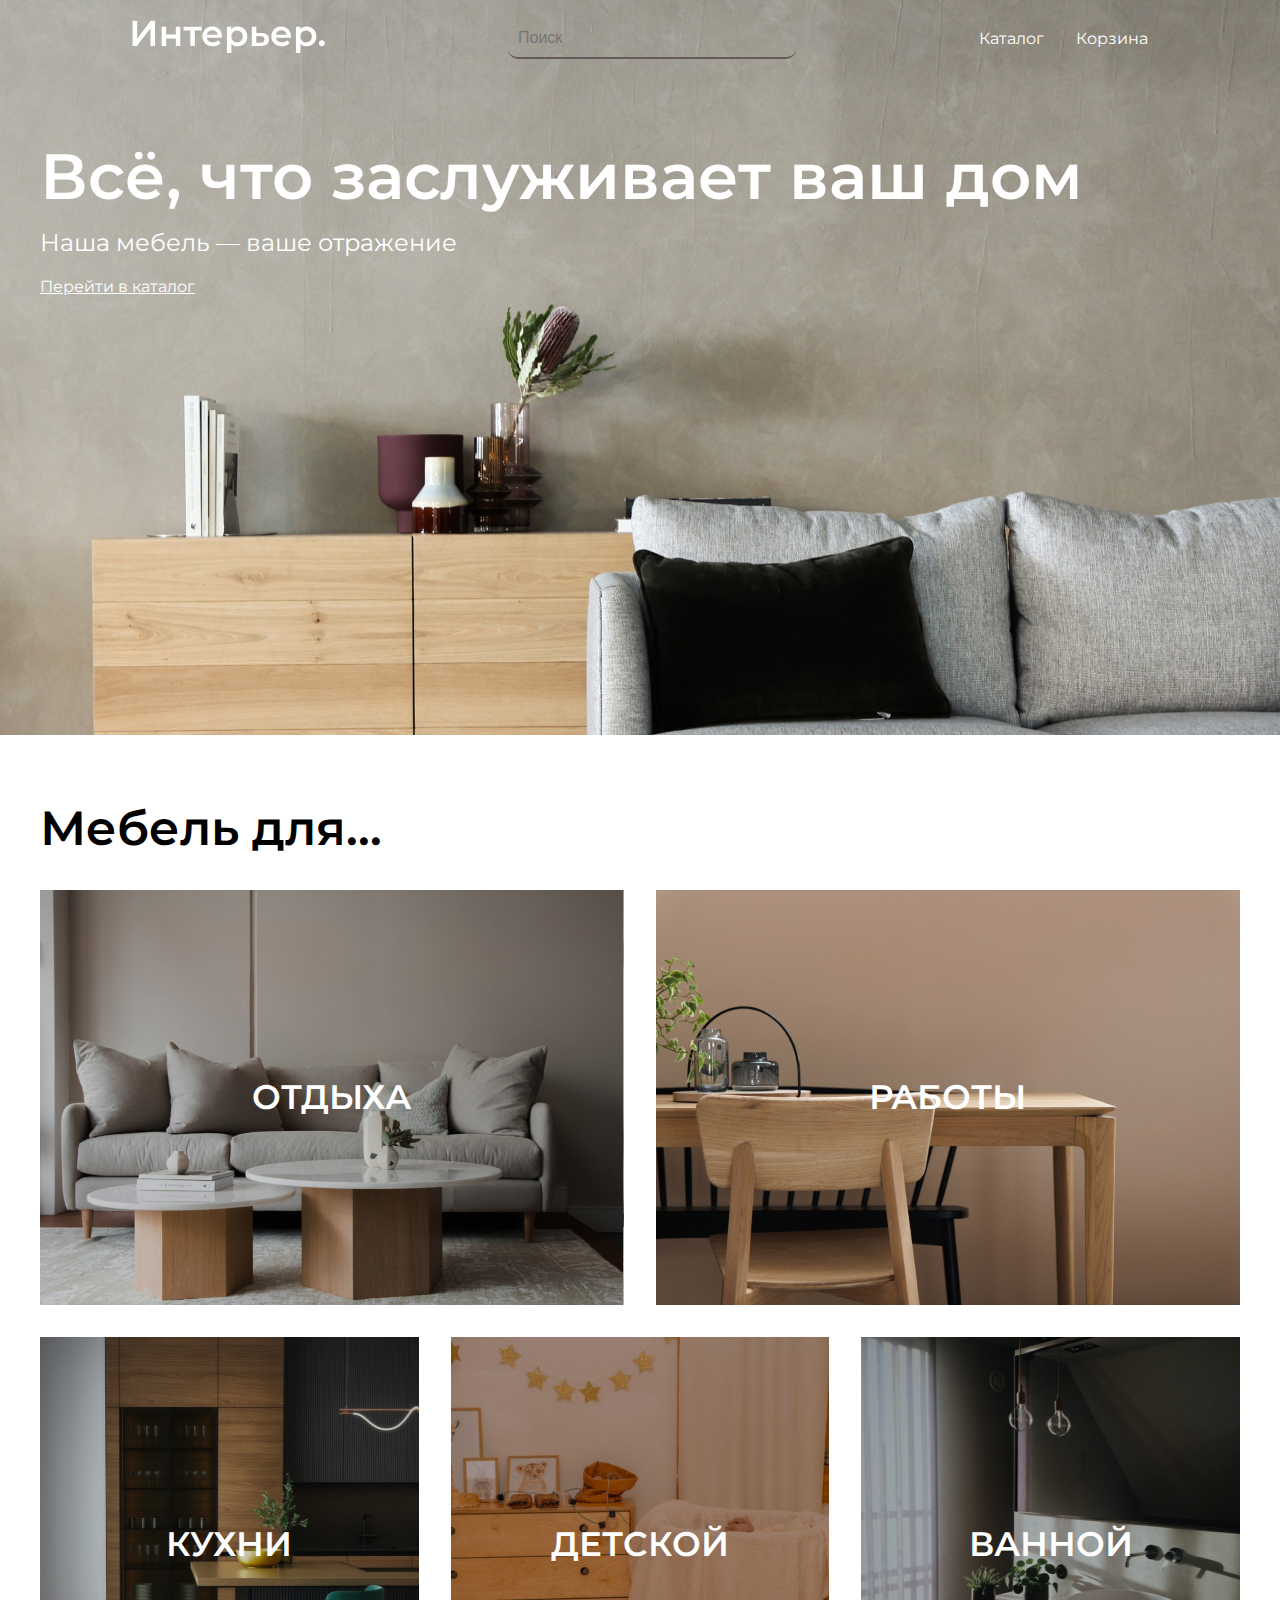
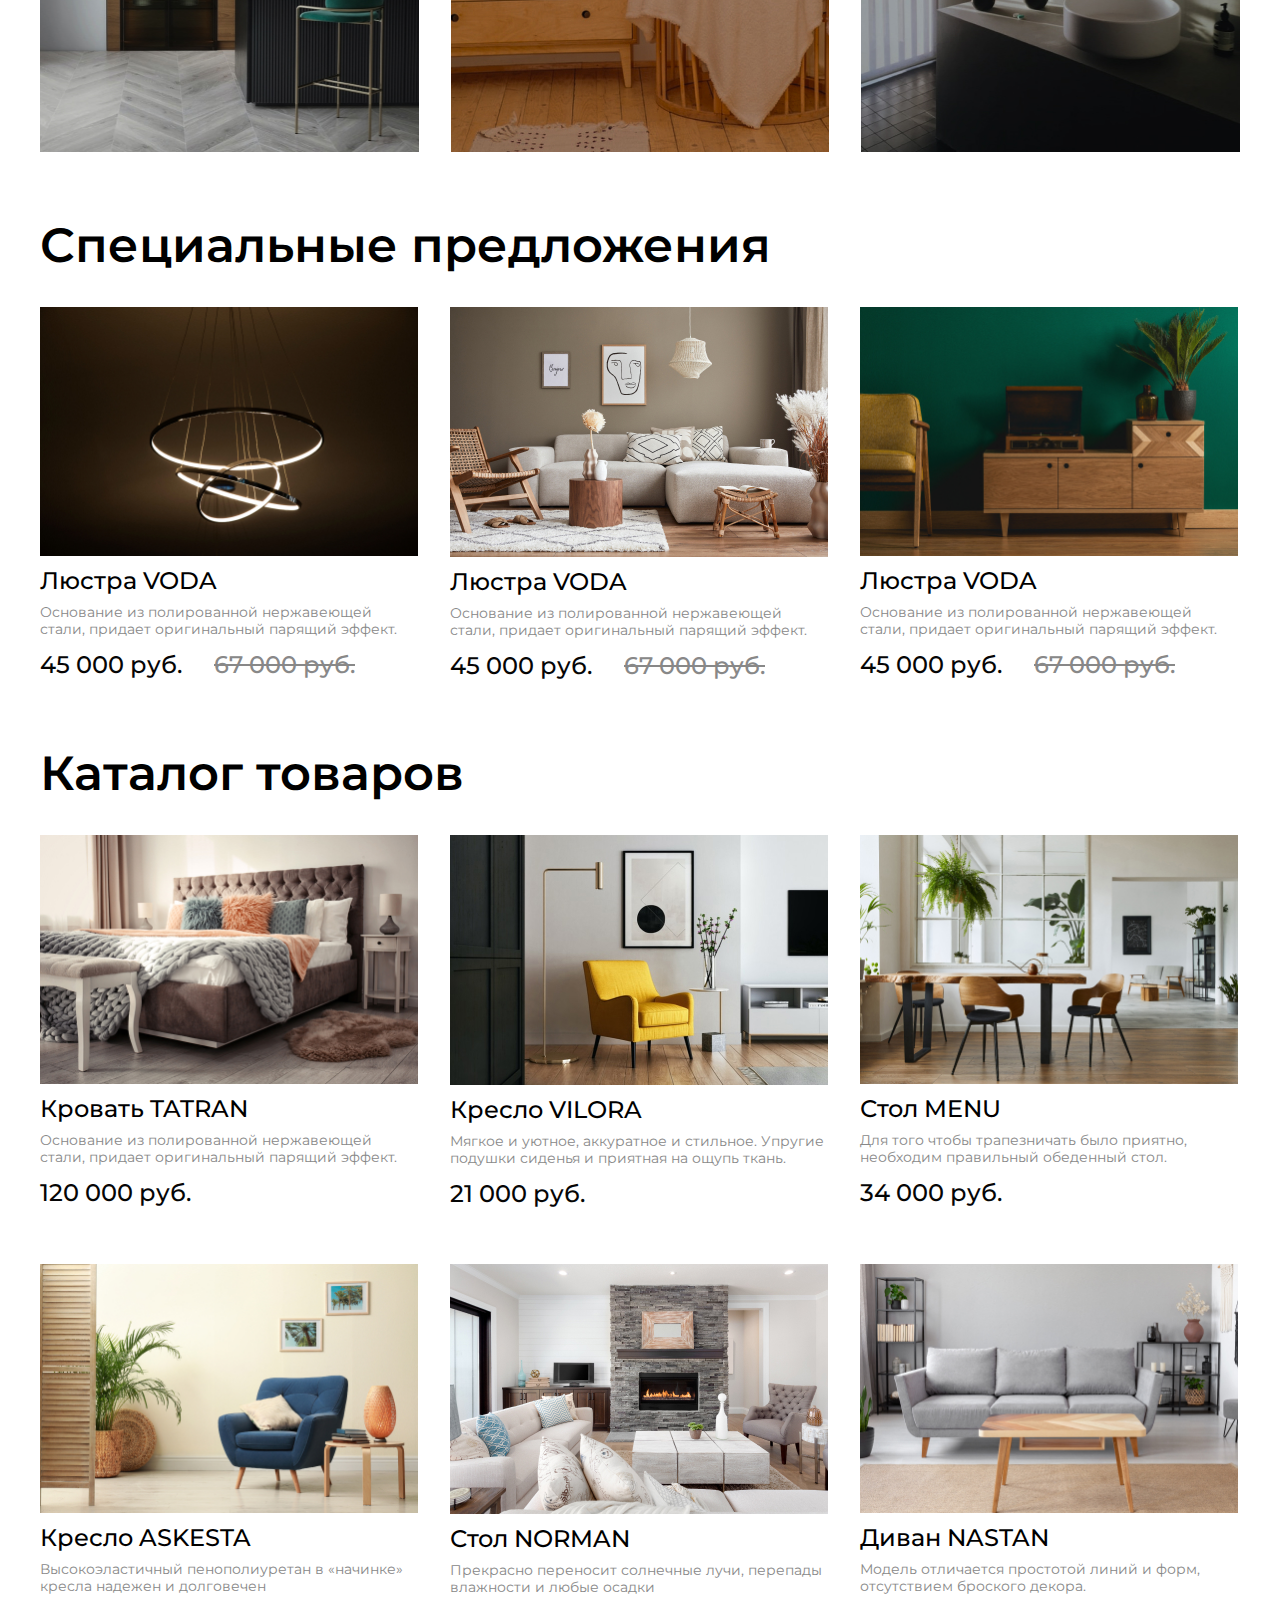
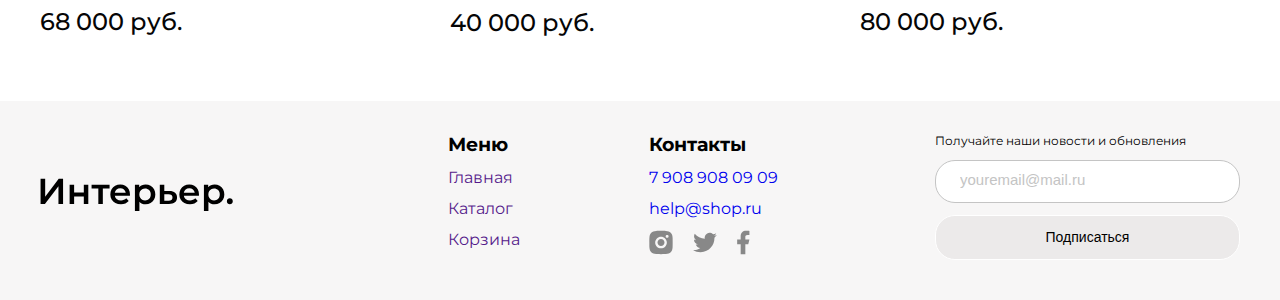
<file: index.html>
<!DOCTYPE html>
<html lang="en">
    <head>
        <meta charset="UTF-8">
        <meta name="viewport" content="width-device-width, initial-scale=1.0">
        <title>Интерьер.</title>
        <link rel="icon" type="image/x-icon" href="images/favicon.ico">
        <link rel="preconnect" href="https://fonts.googleapis.com">
        <link rel="preconnect" href="https://fonts.gstatic.com" crossorigin>
        <link href="https://fonts.googleapis.com/css2?family=Montserrat:wght@400;500;600&display=swap" rel="stylesheet">
        <link rel="stylesheet" href="style.css">
    </head>
    <body>
        <div class="top center">
            <header class="header">
                <a class="logo" href="index.html"><img src="images/logo.svg" alt="Логотип"></a>
                <input class="header__input" type="text" placeholder="Поиск">
                <nav class="menu">
                    <a class="menu__link" href="">Каталог</a>
                    <a class="menu__link" href="">Корзина</a>
                </nav>
            </header>
            <section class="top__content">
                <h1 class="title">Всё, что заслуживает ваш дом</h1>
                <p class="top__text">Наша мебель — ваше отражение</p>
                <a class="link" href="">Перейти в каталог</a>
            </section>
        </div>
        <div class="for-box center">
            <h2 class="heading">Мебель для...</h2>
            <div class="for">
                <div class="for__item for__item_1 for__item_big">ОТДЫХА</div>
                <div class="for__item for__item_2 for__item_big">РАБОТЫ</div>
                <div class="for__item for__item_3">КУХНИ</div>
                <div class="for__item for__item_4">ДЕТСКОЙ</div>
                <div class="for__item for__item_5">ВАННОЙ</div>
            </div>
        </div>
        <div class="product-box center">
                <h2 class="heading">Специальные предложения</h2>
                <div class="product__content">
                    <div class="product">
                        <img src="images/product1.jpg" alt="Люстра" class="product__img">
                        <a class="product__name" href="product.html">Люстра VODA</a>
                        <p class="product__text">Основание из полированной нержавеющей стали, придает оригинальный парящий эффект.</p>
                        <div class="product__box-price">
                            <span class="product__price">45 000 руб.</span>
                            <span class="product__price_sale">67 000 руб.</span>
                        </div>
                    </div>
                    <div class="product">
                        <img src="images/product2.jpg" alt="Диван" class="product__img">
                        <a class="product__name" href="product.html">Люстра VODA</a>
                        <p class="product__text">Основание из полированной нержавеющей стали, придает оригинальный парящий эффект.</p>
                        <div class="product__box-price">
                            <span class="product__price">45 000 руб.</span>
                            <span class="product__price_sale">67 000 руб.</span>
                        </div>
                    </div>
                    <div class="product">
                        <img src="images/product3.jpg" alt="Комод" class="product__img">
                        <a class="product__name" href="product.html">Люстра VODA</a>
                        <p class="product__text">Основание из полированной нержавеющей стали, придает оригинальный парящий эффект.</p>
                        <div class="product__box-price">
                            <span class="product__price">45 000 руб.</span>
                            <span class="product__price_sale">67 000 руб.</span>
                        </div>
                    </div>
                </div>
        </div>
        <div class="product-box center">
                <h2 class="heading">Каталог товаров</h2>
                <div class="product__content">
                    <div class="product">
                        <img src="images/product4.jpg" alt="Кровать" class="product__img">
                        <a class="product__name" href="product.html">Кровать TATRAN</a>
                        <p class="product__text">Основание из полированной нержавеющей стали, придает оригинальный парящий эффект.</p>
                        <div class="product__box-price">
                            <span class="product__price">120 000 руб.</span>
                        </div>
                    </div>
                    <div class="product">
                        <img src="images/product5.jpg" alt="Кресло" class="product__img">
                        <a class="product__name" href="product.html">Кресло VILORA</a>
                        <p class="product__text">Мягкое и уютное, аккуратное и стильное. Упругие подушки сиденья и приятная на ощупь ткань. </p>
                        <div class="product__box-price">
                            <span class="product__price">21 000 руб.</span>
                        </div>
                    </div>
                    <div class="product">
                        <img src="images/product6.jpg" alt="Стол" class="product__img">
                        <a class="product__name" href="product.html">Стол MENU</a>
                        <p class="product__text">Для того чтобы трапезничать было приятно, необходим правильный обеденный стол.</p>
                        <div class="product__box-price">
                            <span class="product__price">34 000 руб.</span>
                        </div>
                    </div>
                    <div class="product">
                        <img src="images/product7.jpg" alt="Кресло" class="product__img">
                        <a class="product__name" href="product.html">Кресло ASKESTA</a>
                        <p class="product__text">Высокоэластичный пенополиуретан в «начинке» кресла надежен и долговечен</p>
                        <div class="product__box-price">
                            <span class="product__price">68 000 руб.</span>
                        </div>
                    </div>
                    <div class="product">
                        <img src="images/product8.jpg" alt="Стол" class="product__img">
                        <a class="product__name" href="product.html">Стол NORMAN</a>
                        <p class="product__text">Прекрасно переносит солнечные лучи, перепады влажности и любые осадки</p>
                        <div class="product__box-price">
                            <span class="product__price">40 000 руб.</span>
                        </div>
                    </div>
                    <div class="product">
                        <img src="images/product9.jpg" alt="Диван" class="product__img">
                        <a class="product__name" href="product.html">Диван NASTAN</a>
                        <p class="product__text">Модель отличается простотой линий и форм, отсутствием броского декора. </p>
                        <div class="product__box-price">
                            <span class="product__price">80 000 руб.</span>
                        </div>
                    </div>
                </div>
        </div>
        <footer class="footer center">
            <a href="index.html" class="footer__logo"><img src="images/logo-footer.svg" alt="Логотип"></a>
            <div class="footer__content">
                <div class="footer__info">
                    <nav class="footer__item">
                        <h3>Меню</h3>
                        <a href="">Главная</a>
                        <a href="">Каталог</a>
                        <a href="">Корзина</a>
                    </nav>
                    <div class="footer__item">
                        <h3>Контакты</h3>
                        <a href="tel:+7 908 908 09 09">7 908 908 09 09</a>
                        <a href="mailto:help@shop.ru">help@shop.ru</a>
                        <div class="footer__icons">
                            <a href="#"><svg width="24" height="25" viewBox="0 0 24 25" fill="none" xmlns="http://www.w3.org/2000/svg">
                                <path d="M12 0.833984C15.1698 0.833984 15.5653 0.845651 16.809 0.903984C18.0515 0.962318 18.8973 1.15715 19.6417 1.44648C20.4117 1.74282 21.0603 2.14415 21.709 2.79165C22.3022 3.37486 22.7613 4.08034 23.0542 4.85898C23.3423 5.60215 23.5383 6.44915 23.5967 7.69165C23.6515 8.93532 23.6667 9.33082 23.6667 12.5007C23.6667 15.6705 23.655 16.066 23.5967 17.3097C23.5383 18.5522 23.3423 19.398 23.0542 20.1423C22.7621 20.9214 22.303 21.627 21.709 22.2097C21.1256 22.8027 20.4202 23.2617 19.6417 23.5548C18.8985 23.843 18.0515 24.039 16.809 24.0973C15.5653 24.1522 15.1698 24.1673 12 24.1673C8.83017 24.1673 8.43467 24.1557 7.191 24.0973C5.9485 24.039 5.10267 23.843 4.35834 23.5548C3.57938 23.2625 2.87378 22.8034 2.291 22.2097C1.69764 21.6265 1.23859 20.921 0.945836 20.1423C0.656503 19.3992 0.461669 18.5522 0.403336 17.3097C0.348502 16.066 0.333336 15.6705 0.333336 12.5007C0.333336 9.33082 0.345002 8.93532 0.403336 7.69165C0.461669 6.44798 0.656503 5.60332 0.945836 4.85898C1.23778 4.07986 1.69694 3.37419 2.291 2.79165C2.87395 2.19809 3.5795 1.739 4.35834 1.44648C5.10267 1.15715 5.94734 0.962318 7.191 0.903984C8.43467 0.849151 8.83017 0.833984 12 0.833984ZM12 6.66732C10.4529 6.66732 8.96918 7.2819 7.87521 8.37586C6.78125 9.46982 6.16667 10.9536 6.16667 12.5007C6.16667 14.0477 6.78125 15.5315 7.87521 16.6254C8.96918 17.7194 10.4529 18.334 12 18.334C13.5471 18.334 15.0308 17.7194 16.1248 16.6254C17.2188 15.5315 17.8333 14.0477 17.8333 12.5007C17.8333 10.9536 17.2188 9.46982 16.1248 8.37586C15.0308 7.2819 13.5471 6.66732 12 6.66732ZM19.5833 6.37565C19.5833 5.98888 19.4297 5.61794 19.1562 5.34445C18.8827 5.07096 18.5118 4.91732 18.125 4.91732C17.7382 4.91732 17.3673 5.07096 17.0938 5.34445C16.8203 5.61794 16.6667 5.98888 16.6667 6.37565C16.6667 6.76243 16.8203 7.13336 17.0938 7.40685C17.3673 7.68034 17.7382 7.83398 18.125 7.83398C18.5118 7.83398 18.8827 7.68034 19.1562 7.40685C19.4297 7.13336 19.5833 6.76243 19.5833 6.37565ZM12 9.00065C12.9283 9.00065 13.8185 9.3694 14.4749 10.0258C15.1313 10.6822 15.5 11.5724 15.5 12.5007C15.5 13.4289 15.1313 14.3191 14.4749 14.9755C13.8185 15.6319 12.9283 16.0007 12 16.0007C11.0717 16.0007 10.1815 15.6319 9.52513 14.9755C8.86875 14.3191 8.5 13.4289 8.5 12.5007C8.5 11.5724 8.86875 10.6822 9.52513 10.0258C10.1815 9.3694 11.0717 9.00065 12 9.00065Z" fill="#888888"/>
                                </svg>
                                </a>
                            <a href="#"><svg width="24" height="21" viewBox="0 0 24 21" fill="none" xmlns="http://www.w3.org/2000/svg">
                                <path d="M23.8557 3.09919C22.965 3.49317 22.0205 3.75191 21.0533 3.86686C22.0727 3.2572 22.8357 2.29771 23.2 1.16719C22.2433 1.73652 21.1945 2.13552 20.1013 2.35136C19.3671 1.5657 18.3938 1.04465 17.3328 0.869207C16.2718 0.693765 15.1826 0.873764 14.2345 1.38122C13.2864 1.88868 12.5325 2.69516 12.09 3.67528C11.6475 4.65541 11.5412 5.75427 11.7877 6.80103C9.84763 6.70379 7.94973 6.19964 6.21718 5.3213C4.48462 4.44296 2.95616 3.21008 1.73101 1.70269C1.29735 2.44755 1.06946 3.29429 1.07067 4.15619C1.07067 5.84786 1.93167 7.34236 3.24067 8.21736C2.46602 8.19297 1.70841 7.98377 1.03101 7.60719V7.66786C1.03124 8.79451 1.42111 9.88641 2.1345 10.7584C2.84789 11.6304 3.8409 12.2289 4.94517 12.4524C4.22606 12.6472 3.47203 12.676 2.74017 12.5364C3.05152 13.5061 3.65835 14.3543 4.4757 14.962C5.29305 15.5697 6.27999 15.9066 7.29834 15.9255C6.28624 16.7204 5.12738 17.308 3.88804 17.6547C2.64869 18.0014 1.35316 18.1005 0.0755081 17.9462C2.30582 19.3805 4.90212 20.142 7.55384 20.1395C16.529 20.1395 21.4372 12.7044 21.4372 6.25619C21.4372 6.04619 21.4313 5.83386 21.422 5.62619C22.3773 4.93572 23.2019 4.08038 23.8568 3.10036L23.8557 3.09919Z" fill="#888888"/>
                                </svg>
                                </a>
                            <a href="#"><svg width="13" height="25" viewBox="0 0 13 25" fill="none" xmlns="http://www.w3.org/2000/svg">
                                <path d="M8.33332 14.2218H11.25L12.4167 9.55518H8.33332V7.22184C8.33332 6.02018 8.33332 4.88851 10.6667 4.88851H12.4167V0.968509C12.0363 0.918343 10.6002 0.805176 9.08349 0.805176C5.91599 0.805176 3.66666 2.73834 3.66666 6.28851V9.55518H0.166656V14.2218H3.66666V24.1385H8.33332V14.2218Z" fill="#888888"/>
                                </svg>
                                </a>
                        </div>
                    </div>
                </div>
                <form class="footer__form" action="#">
                    <p>Получайте наши новости и обновления</p>
                    <input class="footer__input" placeholder="youremail@mail.ru" type="email" name="" id="">
                    <button class="footer__button">Подписаться</button>
                </form>
            </div>
        </footer>
    </body>
</html>
</file>
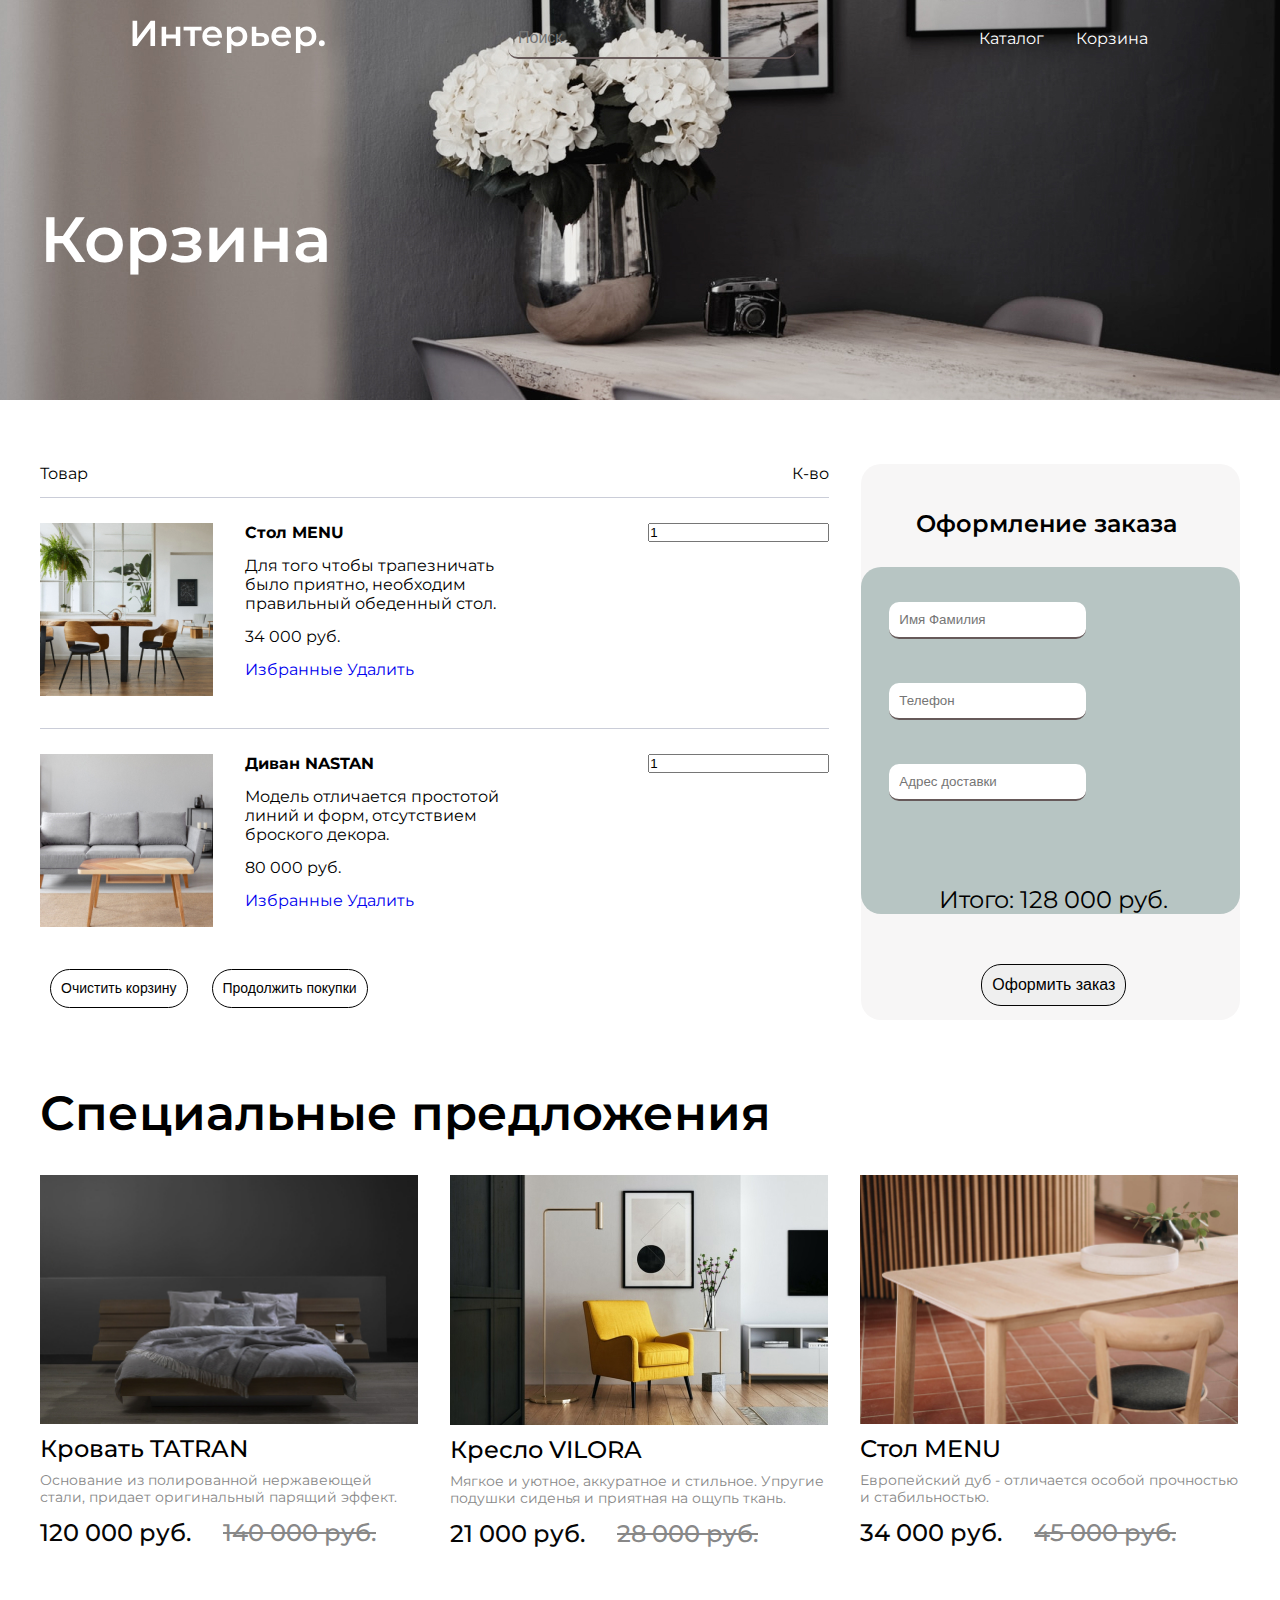
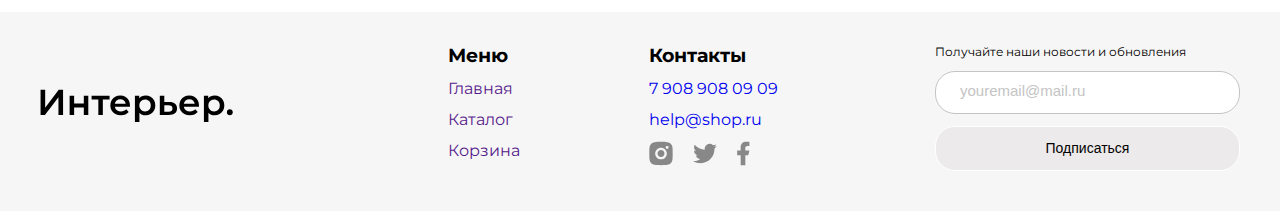
<file: cart.html>
<!DOCTYPE html>
<html lang="en">
    <head>
        <meta charset="UTF-8">
        <meta name="viewport" content="width-device-width, initial-scale=1.0">
        <title>Интерьер.</title>
        <link rel="icon" type="image/x-icon" href="images/favicon.ico">
        <link rel="preconnect" href="https://fonts.googleapis.com">
        <link rel="preconnect" href="https://fonts.gstatic.com" crossorigin>
        <link href="https://fonts.googleapis.com/css2?family=Montserrat:wght@400;500;600&display=swap" rel="stylesheet">
        <link rel="stylesheet" href="style.css">
    </head>
    <body>
        <div class="top-cart center">
            <header class="header">
                <a class="logo" href="index.html"><img src="images/logo.svg" alt="Логотип"></a>
                <input class="header__input" type="text" placeholder="Поиск">
                <nav class="menu">
                    <a class="menu__link" href="">Каталог</a>
                    <a class="menu__link" href="">Корзина</a>
                </nav>
            </header>
            <h1 class="heading-big">Корзина</h1>
        </div>
        <div class="cart center">
            <div class="cart__content">
                <div class="cart__name-box">
                    <p>Товар</p>
                    <p>К-во</p>
                </div>
                <div class="cart__item">
                    <div class="cart__left">
                        <img src="images/cart1.jpg" alt="Логотипа корзины">
                        <div class="cart__info">
                            <h4>Стол MENU</h4>
                            <p>Для того чтобы трапезничать было приятно, необходим правильный обеденный стол.</p>
                            <p>34 000 руб.</p>
                            <div class="cart__link-box">
                                <a href="#">Избранные</a>
                                <a href="#">Удалить</a>
                            </div>
                        </div>
                    </div>
                    <input type="number" value="1" min="1">
                </div>
                <div class="cart__item">
                    <div class="cart__left">
                        <img src="images/cart2.jpg" alt="Логотипа корзины">
                        <div class="cart__info">
                            <h4>Диван NASTAN</h4>
                            <p>Модель отличается простотой линий и форм, отсутствием броского декора. </p>
                            <p>80 000 руб.</p>
                            <div class="cart__link-box">
                                <a href="#">Избранные</a>
                                <a href="#">Удалить</a>
                            </div>
                        </div>
                    </div>
                    <input type="number" value="1" min="1">
                </div>
                <button class="cart__button" type="button">Очистить корзину</button>
                <button class="cart__button" type="button">Продолжить покупки</button>
            </div>
            <div class="cart__form">
                <h3 class="cart__form-title">Оформление заказа</h3>
                <div class="cart__form-text">
                    <input type="text" placeholder="Имя Фамилия">
                    <input type="tel" placeholder="Телефон">
                    <input type="text" placeholder="Адрес доставки">
                    <p class="cart__form-text-four">Итого: 128 000 руб.</p>
                </div>
                <button type="button" class="cart__form-button">Оформить заказ</button>
            </div>
        </div>
        <div class="product-box center">
                <h2 class="heading">Специальные предложения</h2>
                <div class="product__content">
                    <div class="product">
                        <img src="images/cart3.jpg" alt="Люстра" class="product__img">
                        <a class="product__name" href="product.html">Кровать TATRAN</a>
                        <p class="product__text">Основание из полированной нержавеющей стали, придает оригинальный парящий эффект.</p>
                        <div class="product__box-price">
                            <span class="product__price">120 000 руб.</span>
                            <span class="product__price_sale">140 000 руб.</span>
                        </div>
                    </div>
                    <div class="product">
                        <img src="images/cart4.jpg" alt="Диван" class="product__img">
                        <a class="product__name" href="product.html">Кресло VILORA</a>
                        <p class="product__text">Мягкое и уютное, аккуратное и стильное. Упругие подушки сиденья и приятная на ощупь ткань. </p>
                        <div class="product__box-price">
                            <span class="product__price">21 000 руб.</span>
                            <span class="product__price_sale">28 000 руб.</span>
                        </div>
                    </div>
                    <div class="product">
                        <img src="images/cart5.jpg" alt="Комод" class="product__img">
                        <a class="product__name" href="product.html">Стол MENU</a>
                        <p class="product__text">Европейский дуб - отличается особой прочностью и стабильностью.</p>
                        <div class="product__box-price">
                            <span class="product__price">34 000 руб.</span>
                            <span class="product__price_sale">45 000 руб.</span>
                        </div>
                    </div>
                </div>
        </div>
        <footer class="footer center">
            <a href="index.html" class="footer__logo"><img src="images/logo-footer.svg" alt="Логотип"></a>
            <div class="footer__content">
                <div class="footer__info">
                    <nav class="footer__item">
                        <h3>Меню</h3>
                        <a href="">Главная</a>
                        <a href="">Каталог</a>
                        <a href="">Корзина</a>
                    </nav>
                    <div class="footer__item">
                        <h3>Контакты</h3>
                        <a href="tel:+7 908 908 09 09">7 908 908 09 09</a>
                        <a href="mailto:help@shop.ru">help@shop.ru</a>
                        <div class="footer__icons">
                            <a href="#"><svg width="24" height="25" viewBox="0 0 24 25" fill="none" xmlns="http://www.w3.org/2000/svg">
                                <path d="M12 0.833984C15.1698 0.833984 15.5653 0.845651 16.809 0.903984C18.0515 0.962318 18.8973 1.15715 19.6417 1.44648C20.4117 1.74282 21.0603 2.14415 21.709 2.79165C22.3022 3.37486 22.7613 4.08034 23.0542 4.85898C23.3423 5.60215 23.5383 6.44915 23.5967 7.69165C23.6515 8.93532 23.6667 9.33082 23.6667 12.5007C23.6667 15.6705 23.655 16.066 23.5967 17.3097C23.5383 18.5522 23.3423 19.398 23.0542 20.1423C22.7621 20.9214 22.303 21.627 21.709 22.2097C21.1256 22.8027 20.4202 23.2617 19.6417 23.5548C18.8985 23.843 18.0515 24.039 16.809 24.0973C15.5653 24.1522 15.1698 24.1673 12 24.1673C8.83017 24.1673 8.43467 24.1557 7.191 24.0973C5.9485 24.039 5.10267 23.843 4.35834 23.5548C3.57938 23.2625 2.87378 22.8034 2.291 22.2097C1.69764 21.6265 1.23859 20.921 0.945836 20.1423C0.656503 19.3992 0.461669 18.5522 0.403336 17.3097C0.348502 16.066 0.333336 15.6705 0.333336 12.5007C0.333336 9.33082 0.345002 8.93532 0.403336 7.69165C0.461669 6.44798 0.656503 5.60332 0.945836 4.85898C1.23778 4.07986 1.69694 3.37419 2.291 2.79165C2.87395 2.19809 3.5795 1.739 4.35834 1.44648C5.10267 1.15715 5.94734 0.962318 7.191 0.903984C8.43467 0.849151 8.83017 0.833984 12 0.833984ZM12 6.66732C10.4529 6.66732 8.96918 7.2819 7.87521 8.37586C6.78125 9.46982 6.16667 10.9536 6.16667 12.5007C6.16667 14.0477 6.78125 15.5315 7.87521 16.6254C8.96918 17.7194 10.4529 18.334 12 18.334C13.5471 18.334 15.0308 17.7194 16.1248 16.6254C17.2188 15.5315 17.8333 14.0477 17.8333 12.5007C17.8333 10.9536 17.2188 9.46982 16.1248 8.37586C15.0308 7.2819 13.5471 6.66732 12 6.66732ZM19.5833 6.37565C19.5833 5.98888 19.4297 5.61794 19.1562 5.34445C18.8827 5.07096 18.5118 4.91732 18.125 4.91732C17.7382 4.91732 17.3673 5.07096 17.0938 5.34445C16.8203 5.61794 16.6667 5.98888 16.6667 6.37565C16.6667 6.76243 16.8203 7.13336 17.0938 7.40685C17.3673 7.68034 17.7382 7.83398 18.125 7.83398C18.5118 7.83398 18.8827 7.68034 19.1562 7.40685C19.4297 7.13336 19.5833 6.76243 19.5833 6.37565ZM12 9.00065C12.9283 9.00065 13.8185 9.3694 14.4749 10.0258C15.1313 10.6822 15.5 11.5724 15.5 12.5007C15.5 13.4289 15.1313 14.3191 14.4749 14.9755C13.8185 15.6319 12.9283 16.0007 12 16.0007C11.0717 16.0007 10.1815 15.6319 9.52513 14.9755C8.86875 14.3191 8.5 13.4289 8.5 12.5007C8.5 11.5724 8.86875 10.6822 9.52513 10.0258C10.1815 9.3694 11.0717 9.00065 12 9.00065Z" fill="#888888"/>
                                </svg>
                                </a>
                            <a href="#"><svg width="24" height="21" viewBox="0 0 24 21" fill="none" xmlns="http://www.w3.org/2000/svg">
                                <path d="M23.8557 3.09919C22.965 3.49317 22.0205 3.75191 21.0533 3.86686C22.0727 3.2572 22.8357 2.29771 23.2 1.16719C22.2433 1.73652 21.1945 2.13552 20.1013 2.35136C19.3671 1.5657 18.3938 1.04465 17.3328 0.869207C16.2718 0.693765 15.1826 0.873764 14.2345 1.38122C13.2864 1.88868 12.5325 2.69516 12.09 3.67528C11.6475 4.65541 11.5412 5.75427 11.7877 6.80103C9.84763 6.70379 7.94973 6.19964 6.21718 5.3213C4.48462 4.44296 2.95616 3.21008 1.73101 1.70269C1.29735 2.44755 1.06946 3.29429 1.07067 4.15619C1.07067 5.84786 1.93167 7.34236 3.24067 8.21736C2.46602 8.19297 1.70841 7.98377 1.03101 7.60719V7.66786C1.03124 8.79451 1.42111 9.88641 2.1345 10.7584C2.84789 11.6304 3.8409 12.2289 4.94517 12.4524C4.22606 12.6472 3.47203 12.676 2.74017 12.5364C3.05152 13.5061 3.65835 14.3543 4.4757 14.962C5.29305 15.5697 6.27999 15.9066 7.29834 15.9255C6.28624 16.7204 5.12738 17.308 3.88804 17.6547C2.64869 18.0014 1.35316 18.1005 0.0755081 17.9462C2.30582 19.3805 4.90212 20.142 7.55384 20.1395C16.529 20.1395 21.4372 12.7044 21.4372 6.25619C21.4372 6.04619 21.4313 5.83386 21.422 5.62619C22.3773 4.93572 23.2019 4.08038 23.8568 3.10036L23.8557 3.09919Z" fill="#888888"/>
                                </svg>
                                </a>
                            <a href="#"><svg width="13" height="25" viewBox="0 0 13 25" fill="none" xmlns="http://www.w3.org/2000/svg">
                                <path d="M8.33332 14.2218H11.25L12.4167 9.55518H8.33332V7.22184C8.33332 6.02018 8.33332 4.88851 10.6667 4.88851H12.4167V0.968509C12.0363 0.918343 10.6002 0.805176 9.08349 0.805176C5.91599 0.805176 3.66666 2.73834 3.66666 6.28851V9.55518H0.166656V14.2218H3.66666V24.1385H8.33332V14.2218Z" fill="#888888"/>
                                </svg>
                                </a>
                        </div>
                    </div>
                </div>
                <form class="footer__form" action="#">
                    <p>Получайте наши новости и обновления</p>
                    <input class="footer__input" placeholder="youremail@mail.ru" type="email" name="" id="">
                    <button class="footer__button">Подписаться</button>
                </form>
            </div>
        </footer>
    </body>
</html>
</file>
<file: style.css>
* {
  padding: 0;
  margin: 0;
}

body {
  font-family: "Montserrat", sans-serif;
}

.center {
  padding-left: calc(50% - 600px);
  padding-right: calc(50% - 600px);
}

a {
  text-decoration: none;
}

.top {
  height: 735px;
  background-image: url(images/background_top.jpg);
  background-repeat: no-repeat;
  background-size: cover;
  background-position: center;
}
.top__text {
  font-style: normal;
  font-weight: normal;
  font-weight: 400;
  font-size: 24px;
  line-height: 32px;
  color: #FFFFFF;
  margin-bottom: 16px;
}

.header {
  height: 77px;
  display: flex;
  border-bottom: 0.5px solid rgba 255, 255, 255, 0.8;
  flex-wrap: wrap;
  justify-content: space-around;
  align-items: center;
}
.header__input {
  width: 288px;
  height: 41px;
  border: 1px solid #FFFFFF;
  box-sizing: border-box;
  border-radius: 20px;
  background-color: transparent;
  outline: none;
  font-style: normal;
  font-weight: normal;
  font-size: 16px;
  line-height: 20px;
  color: #FFFFFF;
  padding-left: 32px;
  padding-right: 32px;
}
.header__input__input::-moz-placeholder {
  color: #FFFFFF;
}
.header__input__input::placeholder {
  color: #FFFFFF;
}

.menu {
  display: flex;
  gap: 32px;
}
.menu__link {
  font-style: normal;
  font-weight: 400;
  font-size: 16px;
  line-height: 20px;
  color: #FFFFFF;
}

.title {
  font-style: normal;
  font-weight: 600;
  font-size: 64px;
  line-height: 70px;
  color: #FFFFFF;
  margin-top: 64px;
  margin-bottom: 16px;
}

.link {
  font-style: normal;
  font-weight: 400;
  font-size: 16px;
  line-height: 24px;
  text-decoration-line: underline;
  color: #FFFFFF;
}

.for-box {
  padding-top: 64px;
}

.for {
  display: grid;
  gap: 32px;
  grid-template-columns: repeat(12, 1fr);
  margin-top: 32px;
}

.for__item {
  height: 415px;
  grid-column: span 4;
  font-style: normal;
  font-weight: 600;
  font-size: 34px;
  line-height: 41px;
  color: #FFFFFF;
  display: flex;
  justify-content: center;
  align-items: center;
}

.for__item_big {
  grid-column: span 6;
}

.for__item_1 {
  background-image: url(images/relax.jpg);
}

.for__item_2 {
  background-image: url(images/work.jpg);
}

.for__item_3 {
  background-image: url(images/kitchen.jpg);
}

.for__item_4 {
  background-image: url(images/kids.jpg);
}

.for__item_5 {
  background-image: url(images/bathroom.jpg);
}

.product {
  width: 378px;
  display: flex;
  flex-direction: column;
}

.product__img {
  width: 100%;
}

.product__box-price {
  display: flex;
  gap: 32px;
}

.product-box {
  padding-top: 64px;
}

.product__content {
  margin-top: 32px;
  display: flex;
  -moz-column-gap: 32px;
       column-gap: 32px;
  row-gap: 56px;
  flex-wrap: wrap;
}

.product__name {
  margin-top: 10px;
  margin-bottom: 9px;
  font-style: normal;
  font-weight: 500;
  font-size: 24px;
  line-height: 29px;
  color: #000000;
}

.product__text {
  font-style: normal;
  font-weight: 400;
  font-size: 14px;
  line-height: 17px;
  color: #888888;
  margin-bottom: 12px;
}

.heading {
  font-style: normal;
  font-weight: 600;
  font-size: 48px;
  line-height: 59px;
  color: #000000;
}

.footer {
  background: #F7F6F6;
  padding-top: 32px;
  padding-bottom: 40px;
  display: flex;
  justify-content: space-between;
  align-items: center;
  flex-wrap: wrap;
  margin-top: 64px;
}

.footer__content {
  width: 792px;
  display: flex;
  justify-content: space-between;
  flex-wrap: wrap;
}

.footer__info {
  display: flex;
  gap: 129px;
}

.footer__item {
  display: flex;
  flex-direction: column;
  gap: 12px;
}

.footer__icons {
  display: flex;
  align-items: center;
  gap: 20px;
}

.footer__form {
  display: flex;
  flex-direction: column;
  gap: 12px;
  border-radius: 20px;
}

.footer__button {
  background: rgba(222, 215, 215, 0.41);
  border: 1px solid #FFFFFF;
  border-radius: 20px;
  font-style: normal;
  font-weight: 400;
  font-size: 14px;
  line-height: 17px;
  color: #000000;
  padding: 13px 85px;
}

.footer__input {
  background: #FFFFFF;
  border: 1px solid #C4C4C4;
  border-radius: 20px;
  padding-left: 24px;
  padding-right: 102px;
  padding-top: 12px;
  padding-bottom: 14px;
}

.footer__input::-moz-placeholder {
  font-style: normal;
  font-weight: 400;
  font-size: 15px;
  line-height: 18px;
  color: #C4C4C4;
}

.footer__input::placeholder {
  font-style: normal;
  font-weight: 400;
  font-size: 15px;
  line-height: 18px;
  color: #C4C4C4;
}

.footer__form p {
  font-style: normal;
  font-weight: 400;
  font-size: 12px;
  line-height: 15px;
  color: #000000;
}

.top-cart {
  height: 400px;
  background-image: url(images/topcart.jpg);
  background-size: cover;
  background-position: center;
  background-repeat: no-repeat;
}

.heading-big {
  font-weight: 600;
  font-size: 64px;
  line-height: 70px;
  margin-top: 127px;
  color: #FFFFFF;
}

.cart {
  display: grid;
  grid-template-columns: repeat(12, 1fr);
  gap: 32px;
  margin-top: 64px;
}
.cart__name-box {
  display: flex;
  justify-content: space-between;
  padding-bottom: 14px;
}
.cart__item {
  border-top: 0.5px solid #CACDD8;
  padding-top: 25px;
  padding-bottom: 32px;
  display: flex;
  justify-content: space-between;
  align-items: flex-start;
}
.cart__left {
  display: flex;
  gap: 32px;
}
.cart__info {
  width: 276px;
  display: flex;
  flex-direction: column;
  gap: 14px;
}
.cart__form {
  background: #F7F6F6;
  border-radius: 20PX;
  height: 556px;
  grid-column: span 4;
}
.cart__content {
  grid-column: span 8;
}
.cart__button {
  font-weight: 400;
  font-size: 14px;
  line-height: 17px;
  text-align: center;
  color: #020202;
  margin: 10px;
  border: 1px solid #000000;
  border-radius: 50px;
  padding: 10px;
  background-color: #FFFFFF;
  box-sizing: border-box;
}
.cart__form-title {
  padding-top: 42px;
  padding-left: 55px;
  font-style: normal;
  font-weight: 600;
  font-size: 24px;
  line-height: 36px;
  color: #000000;
}
.cart__form-text {
  display: flex;
  flex-wrap: nowrap;
  flex-direction: column;
  justify-content: center;
  align-items: flex-start;
  padding-top: 35px;
  gap: 44px;
  padding-left: 28px;
  border-radius: 20px;
  border: #534b4b;
  background-color: rgb(183, 197, 195);
  margin-top: 25px;
}
.cart__form-text::-moz-placeholder {
  font-size: 100px;
}
.cart__form-text::placeholder {
  font-size: 100px;
}
.cart__form-text-four {
  font-style: normal;
  font-weight: 400;
  font-size: 24px;
  line-height: 29px;
  display: flex;
  align-items: center;
  text-align: center;
  color: #000000;
  padding-left: 50px;
  padding-top: 40px;
}
.cart__form-button {
  font-weight: 400;
  font-size: 16px;
  line-height: 20px;
  display: flex;
  align-items: center;
  text-align: center;
  color: #000000;
  border-radius: 20px;
  border: #050505 1px solid;
  padding: 10px;
  margin-left: 120px;
  margin-top: 50px;
}

.product__price {
  font-weight: 500;
  font-size: 24px;
  line-height: 29px;
  color: #050505;
}
.product__price_sale {
  font-weight: 500;
  font-size: 24px;
  line-height: 29px;
  text-decoration-line: line-through;
  color: #888888;
}

input[type=text] {
  border: none;
  border-radius: 10px;
  border-bottom: 2px solid rgb(102, 89, 89);
  padding: 10px;
}

input[type=tel] {
  border: none;
  border-bottom: 2px solid rgb(102, 89, 89);
  padding: 10px;
  border-radius: 10px;
}

input[type=text]:focus {
  border: 1px solid #daaaaa;
}

input[type=tel]:focus {
  border: 1px solid #daaaaa;
}/*# sourceMappingURL=style.css.map */
</file>
